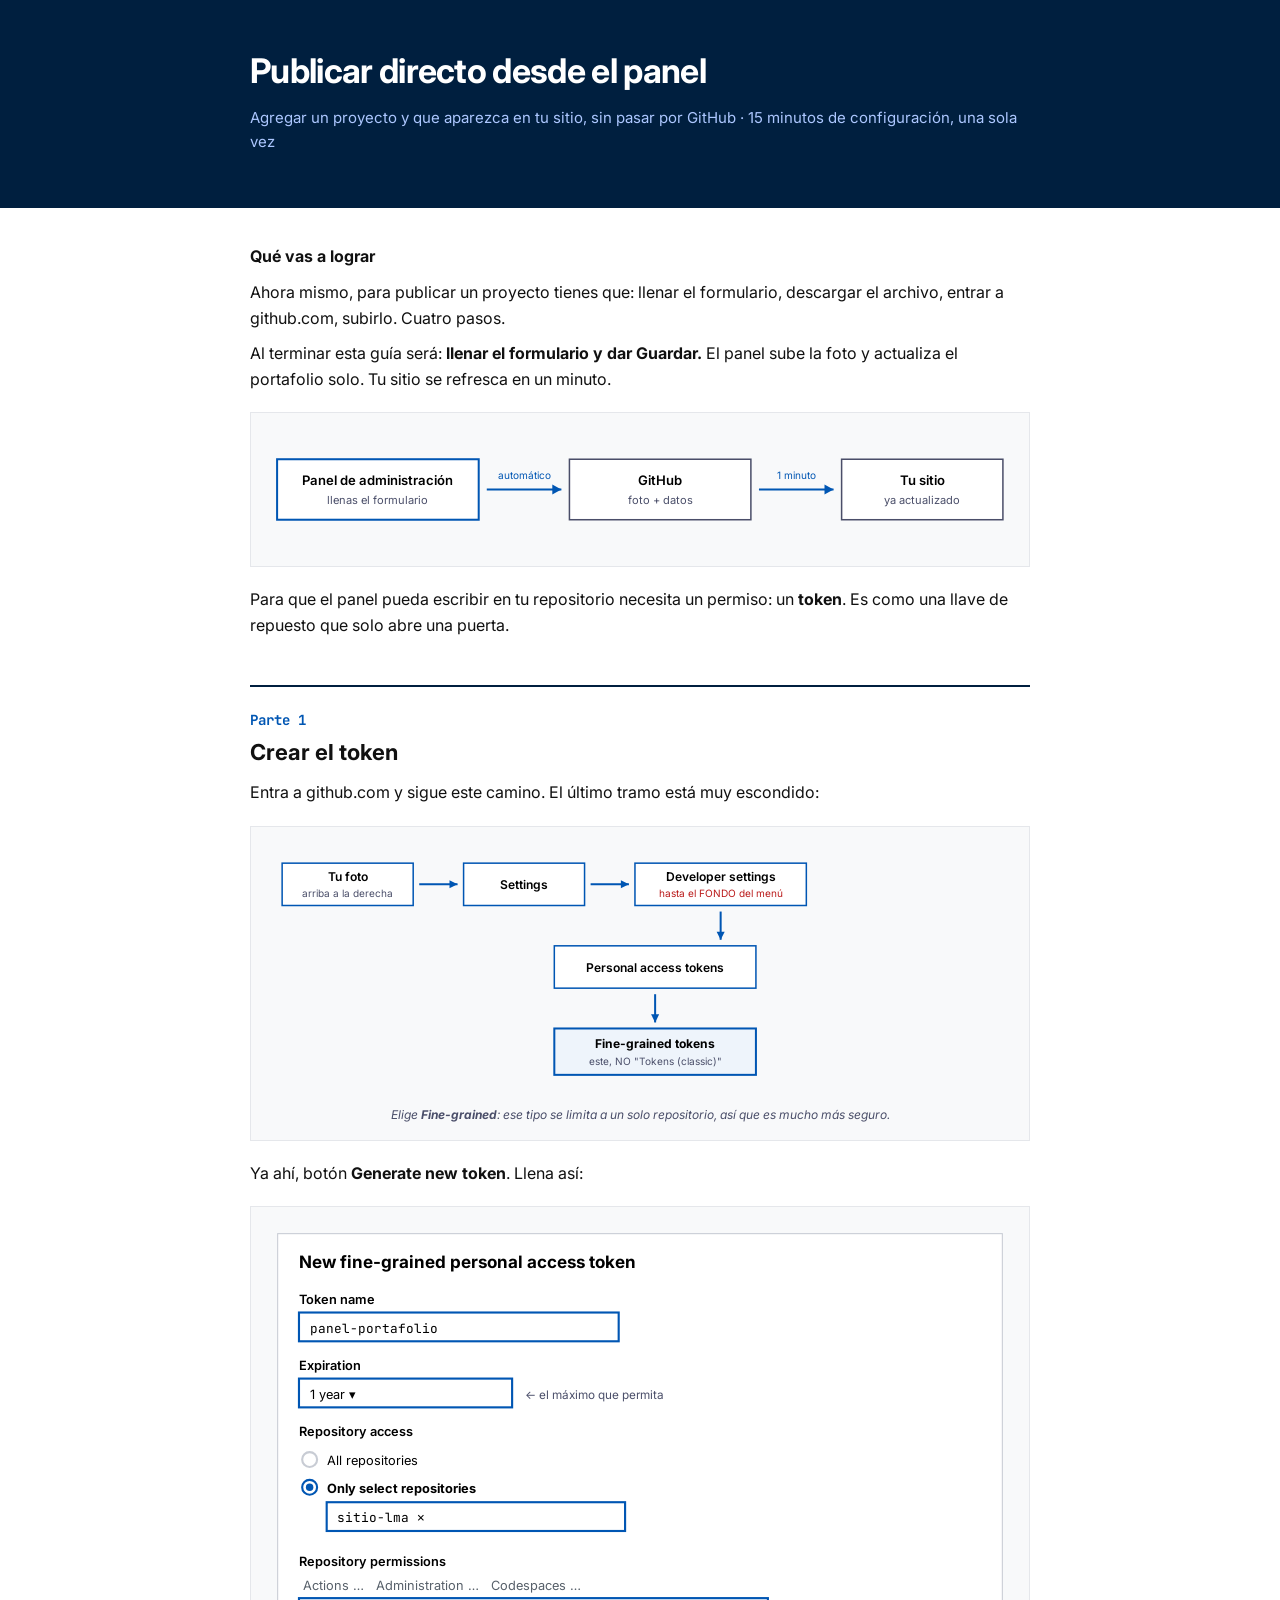
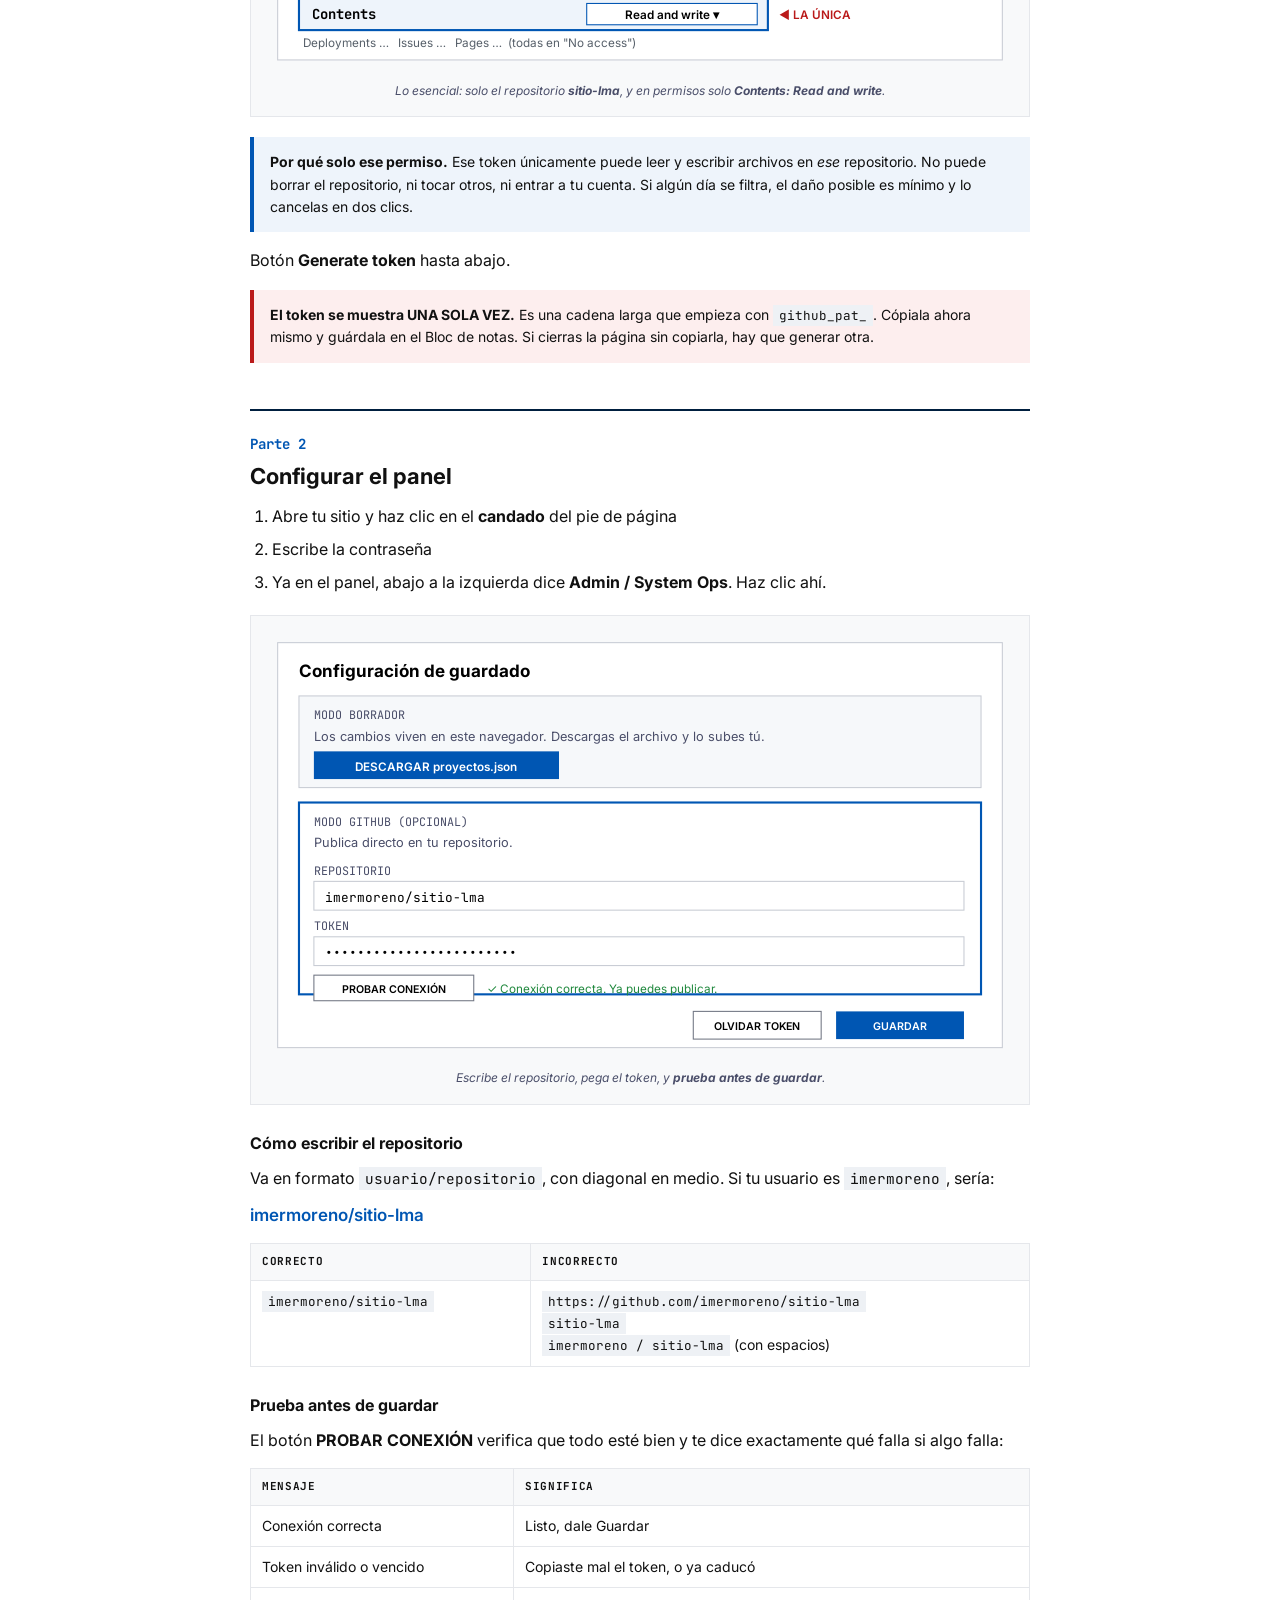
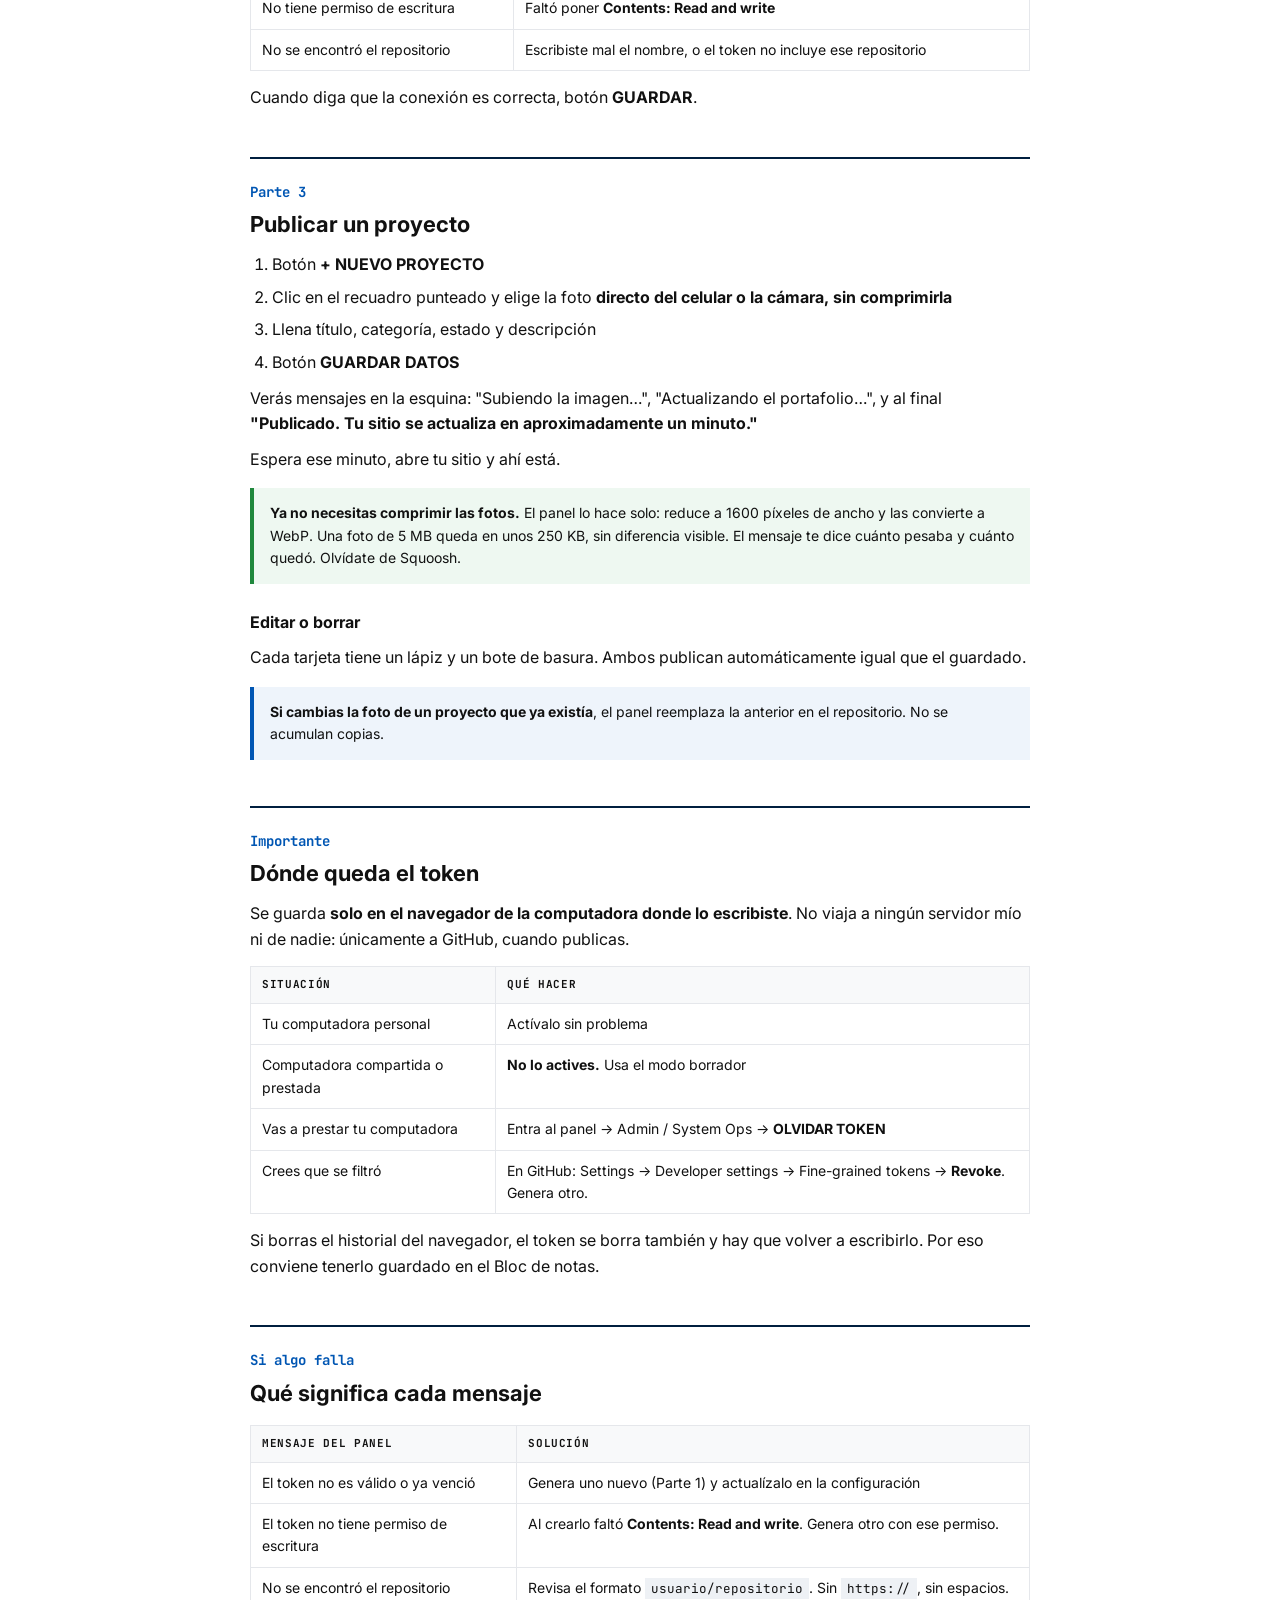
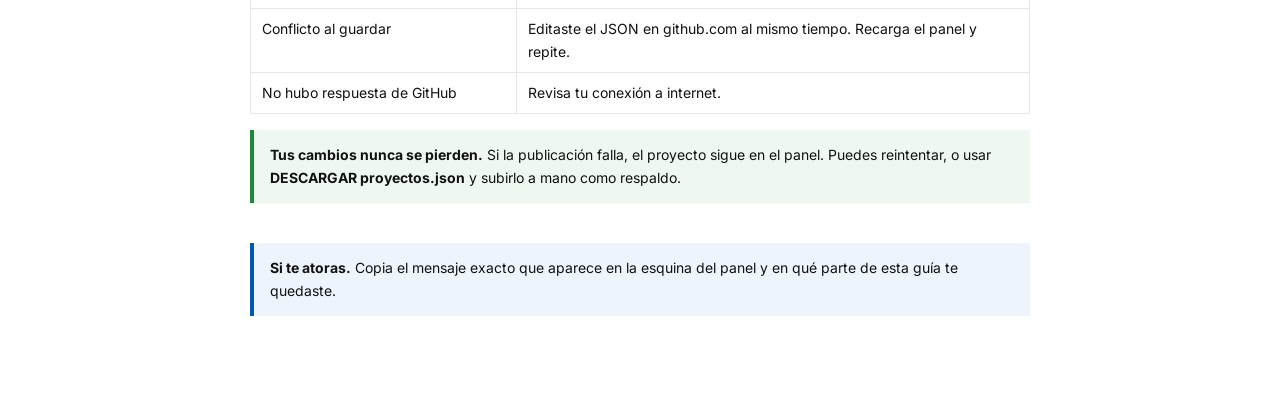
<file: PUBLICAR-DESDE-EL-PANEL.html>
<!DOCTYPE html>
<html lang="es">
<head>
<meta charset="utf-8"/>
<meta name="viewport" content="width=device-width, initial-scale=1.0"/>
<title>Publicar directo desde el panel</title>
<link href="https://fonts.googleapis.com/css2?family=Inter:wght@400;600;700&family=JetBrains+Mono:wght@400;500&display=swap" rel="stylesheet"/>
<style>
:root{--azul:#0056B3;--navy:#001F3F;--gris:#4A4E69;--linea:#E5E7EB;--fondo:#F8F9FA;--rojo:#BA1A1A;--verde:#1f883d}
*{box-sizing:border-box;margin:0;padding:0}
body{font-family:Inter,system-ui,sans-serif;color:#111;line-height:1.6;background:#fff;padding-bottom:80px}
.wrap{max-width:820px;margin:0 auto;padding:0 20px}
header{background:var(--navy);color:#fff;padding:44px 0;margin-bottom:36px}
header h1{font-size:clamp(24px,5vw,34px);font-weight:700;letter-spacing:-.02em}
header p{color:#acc7ff;margin-top:8px;font-size:15px}
h2{font-size:22px;margin:46px 0 4px;padding-top:22px;border-top:2px solid var(--navy)}
h2 .num{font-family:'JetBrains Mono',monospace;color:var(--azul);font-size:14px;display:block;margin-bottom:4px}
h3{font-size:16px;margin:26px 0 8px}
p{margin:10px 0}
.fig{margin:20px 0;border:1px solid var(--linea);background:var(--fondo);padding:16px;overflow-x:auto}
.fig svg{display:block;max-width:100%;height:auto;margin:0 auto}
.pie{font-size:12px;color:var(--gris);text-align:center;margin-top:10px;font-style:italic}
code{font-family:'JetBrains Mono',monospace;background:#eef1f5;padding:2px 6px;font-size:.9em}
.nota{border-left:4px solid var(--azul);background:#eef4fb;padding:14px 16px;margin:16px 0;font-size:14px}
.alerta{border-left:4px solid var(--rojo);background:#fdeeee;padding:14px 16px;margin:16px 0;font-size:14px}
.ok{border-left:4px solid var(--verde);background:#eef8f1;padding:14px 16px;margin:16px 0;font-size:14px}
ol,ul{margin:10px 0 10px 22px}li{margin:7px 0}
table{width:100%;border-collapse:collapse;margin:14px 0;font-size:14px}
th,td{border:1px solid var(--linea);padding:9px 11px;text-align:left;vertical-align:top}
th{background:var(--fondo);font-family:'JetBrains Mono',monospace;font-size:11px;letter-spacing:.06em;text-transform:uppercase}
.svgtxt{font-family:Inter,sans-serif}
.big{font-size:17px;font-weight:600;color:var(--azul)}
</style>
</head>
<body>

<header><div class="wrap">
<h1>Publicar directo desde el panel</h1>
<p>Agregar un proyecto y que aparezca en tu sitio, sin pasar por GitHub · 15 minutos de configuración, una sola vez</p>
</div></header>

<div class="wrap">

<h3>Qué vas a lograr</h3>
<p>Ahora mismo, para publicar un proyecto tienes que: llenar el formulario,
descargar el archivo, entrar a github.com, subirlo. Cuatro pasos.</p>

<p>Al terminar esta guía será: <b>llenar el formulario y dar Guardar.</b>
El panel sube la foto y actualiza el portafolio solo. Tu sitio se refresca en
un minuto.</p>

<div class="fig">
<svg viewBox="0 0 740 120" xmlns="http://www.w3.org/2000/svg" class="svgtxt">
  <rect x="10" y="30" width="200" height="60" fill="#fff" stroke="#0056B3" stroke-width="2"/>
  <text x="110" y="56" text-anchor="middle" font-size="13" font-weight="600">Panel de administración</text>
  <text x="110" y="74" text-anchor="middle" font-size="11" fill="#4A4E69">llenas el formulario</text>
  <path d="M218 60 L292 60" stroke="#0056B3" stroke-width="2"/><path d="M292 60 l-9 -5 v10 z" fill="#0056B3"/>
  <text x="255" y="50" text-anchor="middle" font-size="10" fill="#0056B3">automático</text>
  <rect x="300" y="30" width="180" height="60" fill="#fff" stroke="#4A4E69" stroke-width="1.5"/>
  <text x="390" y="56" text-anchor="middle" font-size="13" font-weight="600">GitHub</text>
  <text x="390" y="74" text-anchor="middle" font-size="11" fill="#4A4E69">foto + datos</text>
  <path d="M488 60 L562 60" stroke="#0056B3" stroke-width="2"/><path d="M562 60 l-9 -5 v10 z" fill="#0056B3"/>
  <text x="525" y="50" text-anchor="middle" font-size="10" fill="#0056B3">1 minuto</text>
  <rect x="570" y="30" width="160" height="60" fill="#fff" stroke="#4A4E69" stroke-width="1.5"/>
  <text x="650" y="56" text-anchor="middle" font-size="13" font-weight="600">Tu sitio</text>
  <text x="650" y="74" text-anchor="middle" font-size="11" fill="#4A4E69">ya actualizado</text>
</svg>
</div>

<p>Para que el panel pueda escribir en tu repositorio necesita un permiso: un
<b>token</b>. Es como una llave de repuesto que solo abre una puerta.</p>

<!-- ═══════════ 1 ═══════════ -->
<h2><span class="num">Parte 1</span>Crear el token</h2>

<p>Entra a github.com y sigue este camino. El último tramo está muy escondido:</p>

<div class="fig">
<svg viewBox="0 0 740 250" xmlns="http://www.w3.org/2000/svg" class="svgtxt">
  <g font-size="12">
    <rect x="15" y="20" width="130" height="42" fill="#fff" stroke="#0056B3" stroke-width="1.5"/>
    <text x="80" y="38" text-anchor="middle" font-weight="600">Tu foto</text>
    <text x="80" y="54" text-anchor="middle" font-size="10" fill="#4A4E69">arriba a la derecha</text>
    <path d="M151 41 L189 41" stroke="#0056B3" stroke-width="2"/><path d="M189 41 l-8 -4 v8 z" fill="#0056B3"/>

    <rect x="195" y="20" width="120" height="42" fill="#fff" stroke="#0056B3" stroke-width="1.5"/>
    <text x="255" y="46" text-anchor="middle" font-weight="600">Settings</text>
    <path d="M321 41 L359 41" stroke="#0056B3" stroke-width="2"/><path d="M359 41 l-8 -4 v8 z" fill="#0056B3"/>

    <rect x="365" y="20" width="170" height="42" fill="#fff" stroke="#0056B3" stroke-width="1.5"/>
    <text x="450" y="38" text-anchor="middle" font-weight="600">Developer settings</text>
    <text x="450" y="54" text-anchor="middle" font-size="10" fill="#BA1A1A">hasta el FONDO del menú</text>

    <path d="M450 68 L450 96" stroke="#0056B3" stroke-width="2"/><path d="M450 96 l-4 -8 h8 z" fill="#0056B3"/>
    <rect x="285" y="102" width="200" height="42" fill="#fff" stroke="#0056B3" stroke-width="1.5"/>
    <text x="385" y="128" text-anchor="middle" font-weight="600">Personal access tokens</text>

    <path d="M385 150 L385 178" stroke="#0056B3" stroke-width="2"/><path d="M385 178 l-4 -8 h8 z" fill="#0056B3"/>
    <rect x="285" y="184" width="200" height="46" fill="#eef4fb" stroke="#0056B3" stroke-width="2"/>
    <text x="385" y="203" text-anchor="middle" font-weight="700">Fine-grained tokens</text>
    <text x="385" y="220" text-anchor="middle" font-size="10" fill="#4A4E69">este, NO "Tokens (classic)"</text>
  </g>
</svg>
<div class="pie">Elige <b>Fine-grained</b>: ese tipo se limita a un solo repositorio, así que es mucho más seguro.</div>
</div>

<p>Ya ahí, botón <b>Generate new token</b>. Llena así:</p>

<div class="fig">
<svg viewBox="0 0 700 420" xmlns="http://www.w3.org/2000/svg" class="svgtxt">
  <rect x="10" y="10" width="680" height="400" fill="#fff" stroke="#c8ccd4"/>
  <text x="30" y="42" font-size="16" font-weight="700">New fine-grained personal access token</text>

  <text x="30" y="76" font-size="12" font-weight="600">Token name</text>
  <rect x="30" y="84" width="300" height="27" fill="#fff" stroke="#0056B3" stroke-width="2"/>
  <text x="40" y="103" font-size="12" font-family="JetBrains Mono">panel-portafolio</text>

  <text x="30" y="138" font-size="12" font-weight="600">Expiration</text>
  <rect x="30" y="146" width="200" height="27" fill="#fff" stroke="#0056B3" stroke-width="2"/>
  <text x="40" y="165" font-size="12">1 year ▾</text>
  <text x="242" y="165" font-size="11" fill="#4A4E69">← el máximo que permita</text>

  <text x="30" y="200" font-size="12" font-weight="600">Repository access</text>
  <circle cx="40" cy="222" r="7" fill="#fff" stroke="#c8ccd4" stroke-width="2"/>
  <text x="56" y="227" font-size="12">All repositories</text>
  <circle cx="40" cy="248" r="7" fill="#fff" stroke="#0056B3" stroke-width="2"/>
  <circle cx="40" cy="248" r="3.5" fill="#0056B3"/>
  <text x="56" y="253" font-size="12" font-weight="700">Only select repositories</text>
  <rect x="56" y="262" width="280" height="27" fill="#fff" stroke="#0056B3" stroke-width="2"/>
  <text x="66" y="281" font-size="12" font-family="JetBrains Mono">sitio-lma ✕</text>

  <text x="30" y="322" font-size="12" font-weight="600">Repository permissions</text>
  <text x="34" y="344" font-size="12" fill="#57606a">Actions … &nbsp; Administration … &nbsp; Codespaces …</text>
  <rect x="30" y="352" width="440" height="30" fill="#eef4fb" stroke="#0056B3" stroke-width="2"/>
  <text x="42" y="372" font-size="13" font-weight="700" font-family="JetBrains Mono">Contents</text>
  <rect x="300" y="357" width="160" height="20" fill="#fff" stroke="#0056B3"/>
  <text x="380" y="372" text-anchor="middle" font-size="11" font-weight="600">Read and write ▾</text>
  <text x="480" y="372" font-size="11" fill="#BA1A1A" font-weight="600">◀ LA ÚNICA</text>
  <text x="34" y="398" font-size="11" fill="#57606a">Deployments … &nbsp; Issues … &nbsp; Pages …&nbsp; (todas en "No access")</text>
</svg>
<div class="pie">Lo esencial: solo el repositorio <b>sitio-lma</b>, y en permisos solo <b>Contents: Read and write</b>.</div>
</div>

<div class="nota">
<b>Por qué solo ese permiso.</b> Ese token únicamente puede leer y escribir
archivos en <i>ese</i> repositorio. No puede borrar el repositorio, ni tocar
otros, ni entrar a tu cuenta. Si algún día se filtra, el daño posible es
mínimo y lo cancelas en dos clics.
</div>

<p>Botón <b>Generate token</b> hasta abajo.</p>

<div class="alerta">
<b>El token se muestra UNA SOLA VEZ.</b> Es una cadena larga que empieza con
<code>github_pat_</code>. Cópiala ahora mismo y guárdala en el Bloc de notas.
Si cierras la página sin copiarla, hay que generar otra.
</div>

<!-- ═══════════ 2 ═══════════ -->
<h2><span class="num">Parte 2</span>Configurar el panel</h2>

<ol>
<li>Abre tu sitio y haz clic en el <b>candado</b> del pie de página</li>
<li>Escribe la contraseña</li>
<li>Ya en el panel, abajo a la izquierda dice <b>Admin / System Ops</b>. Haz clic ahí.</li>
</ol>

<div class="fig">
<svg viewBox="0 0 700 400" xmlns="http://www.w3.org/2000/svg" class="svgtxt">
  <rect x="10" y="10" width="680" height="380" fill="#fff" stroke="#c8ccd4"/>
  <text x="30" y="42" font-size="16" font-weight="700">Configuración de guardado</text>

  <rect x="30" y="60" width="640" height="86" fill="#f6f8fa" stroke="#c8ccd4"/>
  <text x="44" y="82" font-size="11" font-family="JetBrains Mono" fill="#4A4E69">MODO BORRADOR</text>
  <text x="44" y="102" font-size="12" fill="#4A4E69">Los cambios viven en este navegador. Descargas el archivo y lo subes tú.</text>
  <rect x="44" y="112" width="230" height="26" fill="#0056B3"/>
  <text x="159" y="130" text-anchor="middle" font-size="11" fill="#fff" font-weight="600">DESCARGAR proyectos.json</text>

  <rect x="30" y="160" width="640" height="180" fill="#fff" stroke="#0056B3" stroke-width="2"/>
  <text x="44" y="182" font-size="11" font-family="JetBrains Mono" fill="#4A4E69">MODO GITHUB (OPCIONAL)</text>
  <text x="44" y="202" font-size="12" fill="#4A4E69">Publica directo en tu repositorio.</text>

  <text x="44" y="228" font-size="11" font-family="JetBrains Mono" fill="#4A4E69">REPOSITORIO</text>
  <rect x="44" y="234" width="610" height="27" fill="#fff" stroke="#c8ccd4"/>
  <text x="54" y="253" font-size="12" font-family="JetBrains Mono">imermoreno/sitio-lma</text>

  <text x="44" y="280" font-size="11" font-family="JetBrains Mono" fill="#4A4E69">TOKEN</text>
  <rect x="44" y="286" width="610" height="27" fill="#fff" stroke="#c8ccd4"/>
  <text x="54" y="305" font-size="12" font-family="JetBrains Mono">••••••••••••••••••••••••</text>

  <rect x="44" y="322" width="150" height="24" fill="#fff" stroke="#727784"/>
  <text x="119" y="339" text-anchor="middle" font-size="10" font-weight="600">PROBAR CONEXIÓN</text>
  <text x="206" y="339" font-size="11" fill="#1f883d">✓ Conexión correcta. Ya puedes publicar.</text>

  <rect x="400" y="356" width="120" height="26" fill="#fff" stroke="#727784"/>
  <text x="460" y="373" text-anchor="middle" font-size="10" font-weight="600">OLVIDAR TOKEN</text>
  <rect x="534" y="356" width="120" height="26" fill="#0056B3"/>
  <text x="594" y="373" text-anchor="middle" font-size="10" fill="#fff" font-weight="600">GUARDAR</text>
</svg>
<div class="pie">Escribe el repositorio, pega el token, y <b>prueba antes de guardar</b>.</div>
</div>

<h3>Cómo escribir el repositorio</h3>
<p>Va en formato <code>usuario/repositorio</code>, con diagonal en medio.
Si tu usuario es <code>imermoreno</code>, sería:</p>
<p class="big">imermoreno/sitio-lma</p>

<table>
<tr><th>Correcto</th><th>Incorrecto</th></tr>
<tr><td><code>imermoreno/sitio-lma</code></td>
    <td><code>https://github.com/imermoreno/sitio-lma</code><br>
        <code>sitio-lma</code><br>
        <code>imermoreno / sitio-lma</code> (con espacios)</td></tr>
</table>

<h3>Prueba antes de guardar</h3>
<p>El botón <b>PROBAR CONEXIÓN</b> verifica que todo esté bien y te dice
exactamente qué falla si algo falla:</p>

<table>
<tr><th>Mensaje</th><th>Significa</th></tr>
<tr><td>Conexión correcta</td><td>Listo, dale Guardar</td></tr>
<tr><td>Token inválido o vencido</td><td>Copiaste mal el token, o ya caducó</td></tr>
<tr><td>No tiene permiso de escritura</td><td>Faltó poner <b>Contents: Read and write</b></td></tr>
<tr><td>No se encontró el repositorio</td><td>Escribiste mal el nombre, o el token no incluye ese repositorio</td></tr>
</table>

<p>Cuando diga que la conexión es correcta, botón <b>GUARDAR</b>.</p>

<!-- ═══════════ 3 ═══════════ -->
<h2><span class="num">Parte 3</span>Publicar un proyecto</h2>

<ol>
<li>Botón <b>+ NUEVO PROYECTO</b></li>
<li>Clic en el recuadro punteado y elige la foto <b>directo del celular o la
cámara, sin comprimirla</b></li>
<li>Llena título, categoría, estado y descripción</li>
<li>Botón <b>GUARDAR DATOS</b></li>
</ol>

<p>Verás mensajes en la esquina: "Subiendo la imagen…", "Actualizando el
portafolio…", y al final <b>"Publicado. Tu sitio se actualiza en
aproximadamente un minuto."</b></p>

<p>Espera ese minuto, abre tu sitio y ahí está.</p>

<div class="ok">
<b>Ya no necesitas comprimir las fotos.</b> El panel lo hace solo: reduce a
1600 píxeles de ancho y las convierte a WebP. Una foto de 5 MB queda en unos
250 KB, sin diferencia visible. El mensaje te dice cuánto pesaba y cuánto
quedó. Olvídate de Squoosh.
</div>

<h3>Editar o borrar</h3>
<p>Cada tarjeta tiene un lápiz y un bote de basura. Ambos publican
automáticamente igual que el guardado.</p>

<div class="nota">
<b>Si cambias la foto de un proyecto que ya existía</b>, el panel reemplaza la
anterior en el repositorio. No se acumulan copias.
</div>

<!-- ═══════════ seguridad ═══════════ -->
<h2><span class="num">Importante</span>Dónde queda el token</h2>

<p>Se guarda <b>solo en el navegador de la computadora donde lo escribiste</b>.
No viaja a ningún servidor mío ni de nadie: únicamente a GitHub, cuando
publicas.</p>

<table>
<tr><th>Situación</th><th>Qué hacer</th></tr>
<tr><td>Tu computadora personal</td><td>Actívalo sin problema</td></tr>
<tr><td>Computadora compartida o prestada</td><td><b>No lo actives.</b> Usa el modo borrador</td></tr>
<tr><td>Vas a prestar tu computadora</td><td>Entra al panel → Admin / System Ops → <b>OLVIDAR TOKEN</b></td></tr>
<tr><td>Crees que se filtró</td><td>En GitHub: Settings → Developer settings → Fine-grained tokens → <b>Revoke</b>. Genera otro.</td></tr>
</table>

<p>Si borras el historial del navegador, el token se borra también y hay que
volver a escribirlo. Por eso conviene tenerlo guardado en el Bloc de notas.</p>

<!-- ═══════════ problemas ═══════════ -->
<h2><span class="num">Si algo falla</span>Qué significa cada mensaje</h2>

<table>
<tr><th>Mensaje del panel</th><th>Solución</th></tr>
<tr><td>El token no es válido o ya venció</td>
    <td>Genera uno nuevo (Parte 1) y actualízalo en la configuración</td></tr>
<tr><td>El token no tiene permiso de escritura</td>
    <td>Al crearlo faltó <b>Contents: Read and write</b>. Genera otro con ese permiso.</td></tr>
<tr><td>No se encontró el repositorio</td>
    <td>Revisa el formato <code>usuario/repositorio</code>. Sin <code>https://</code>, sin espacios.</td></tr>
<tr><td>Conflicto al guardar</td>
    <td>Editaste el JSON en github.com al mismo tiempo. Recarga el panel y repite.</td></tr>
<tr><td>No hubo respuesta de GitHub</td>
    <td>Revisa tu conexión a internet.</td></tr>
</table>

<div class="ok">
<b>Tus cambios nunca se pierden.</b> Si la publicación falla, el proyecto sigue
en el panel. Puedes reintentar, o usar <b>DESCARGAR proyectos.json</b> y
subirlo a mano como respaldo.
</div>

<div class="nota" style="margin-top:40px">
<b>Si te atoras.</b> Copia el mensaje exacto que aparece en la esquina del
panel y en qué parte de esta guía te quedaste.
</div>

</div>
</body>
</html>
</file>
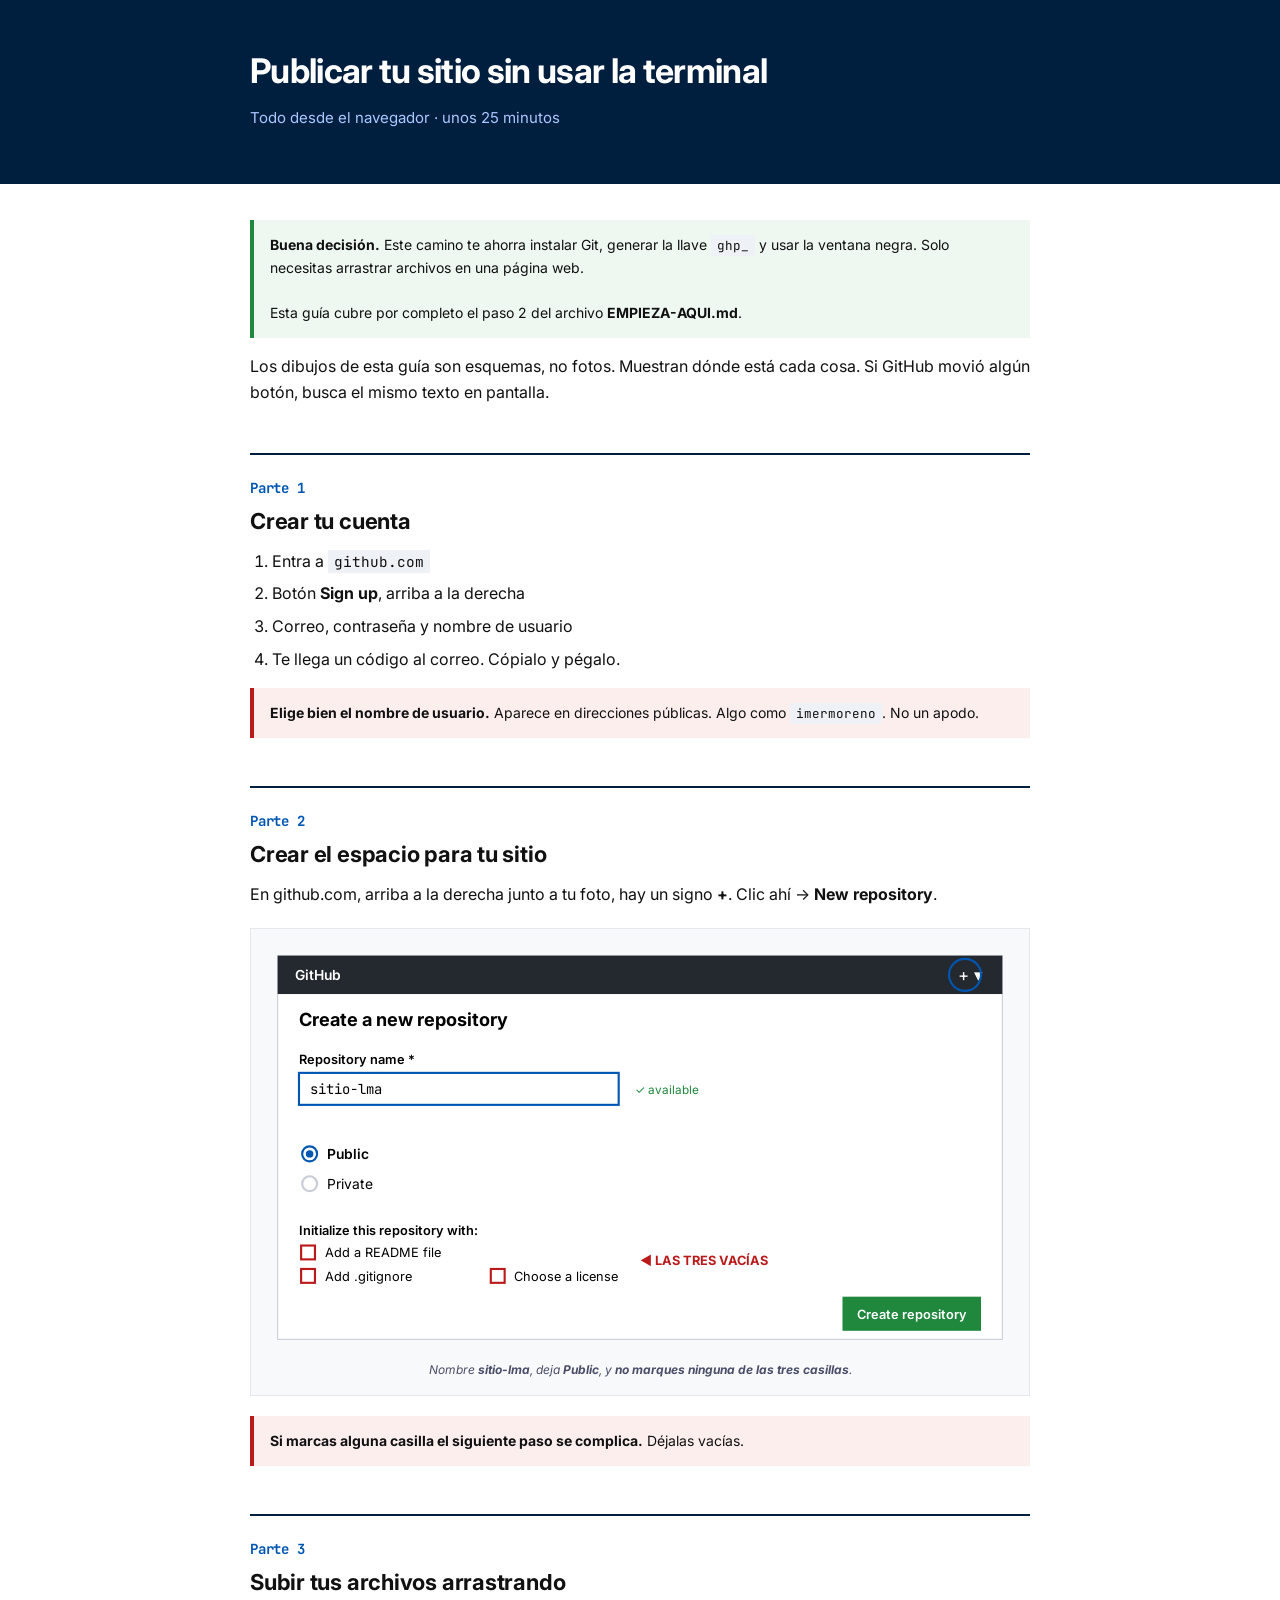
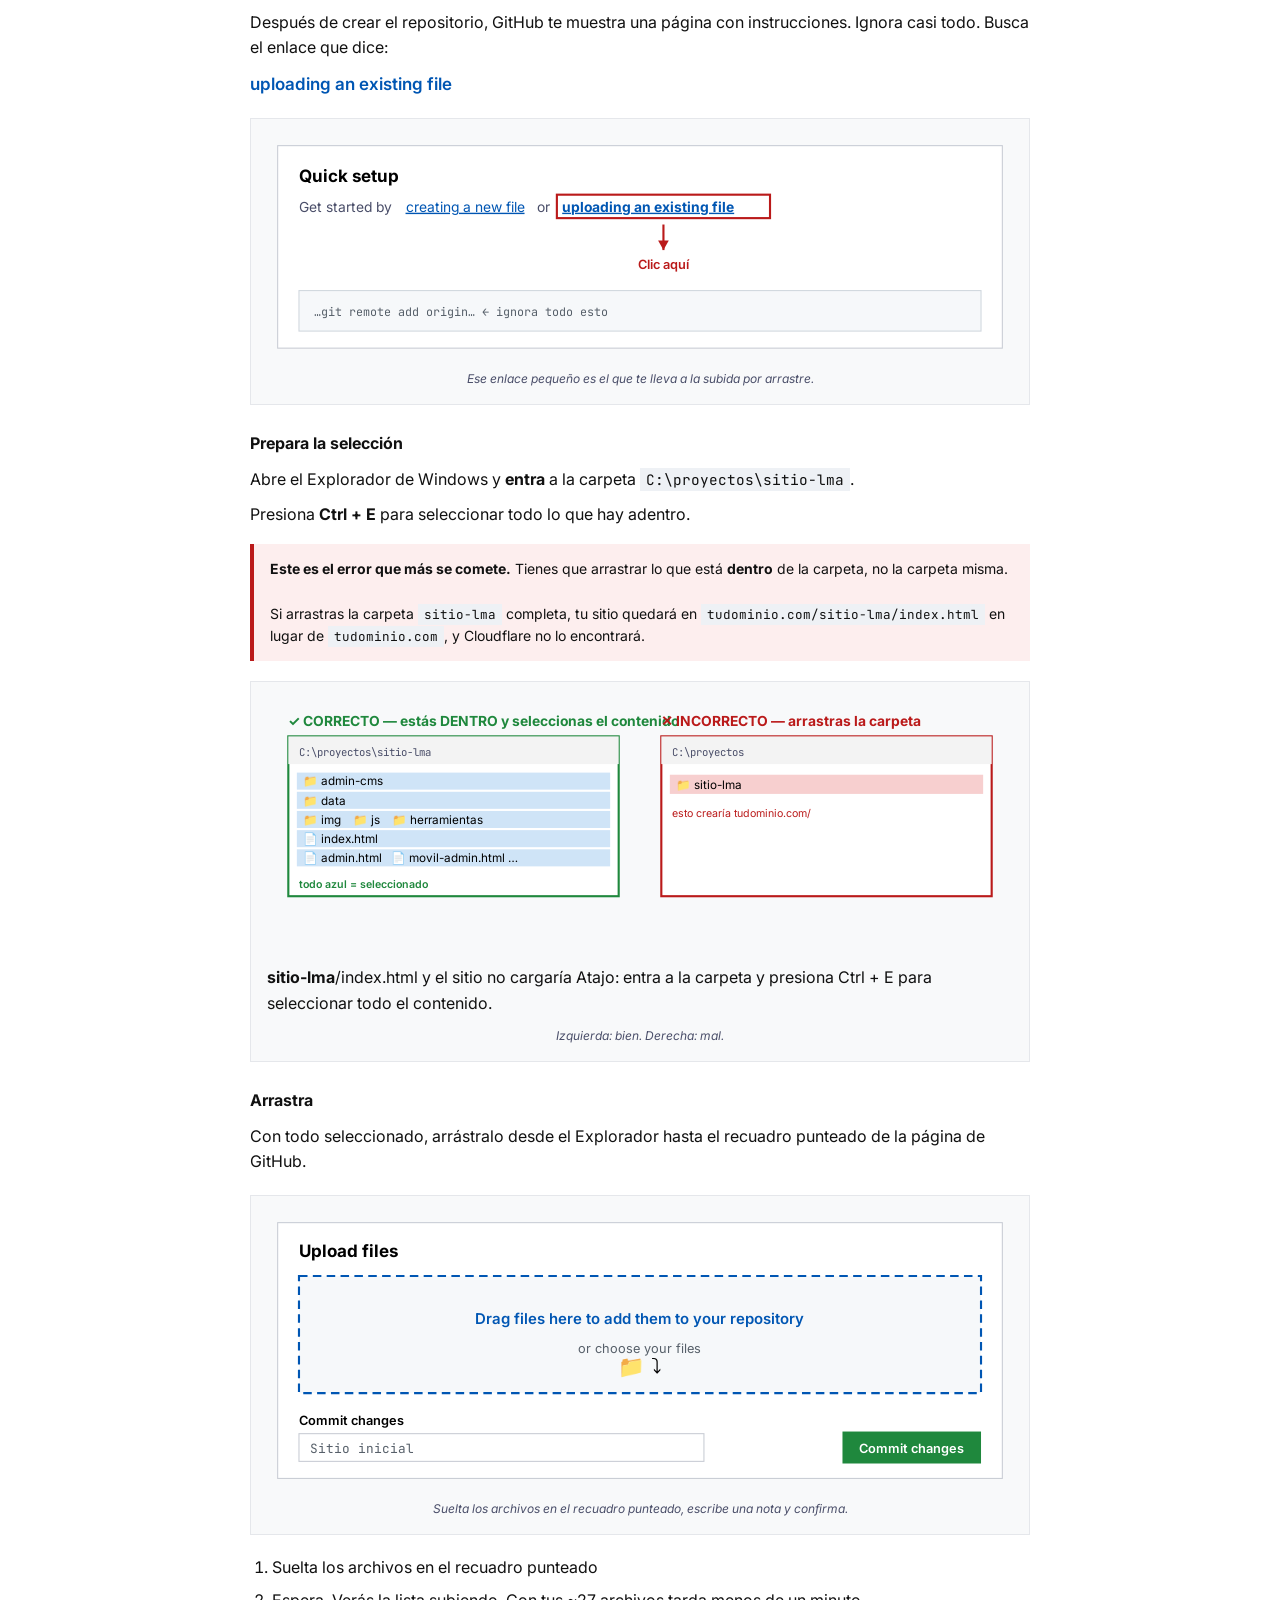
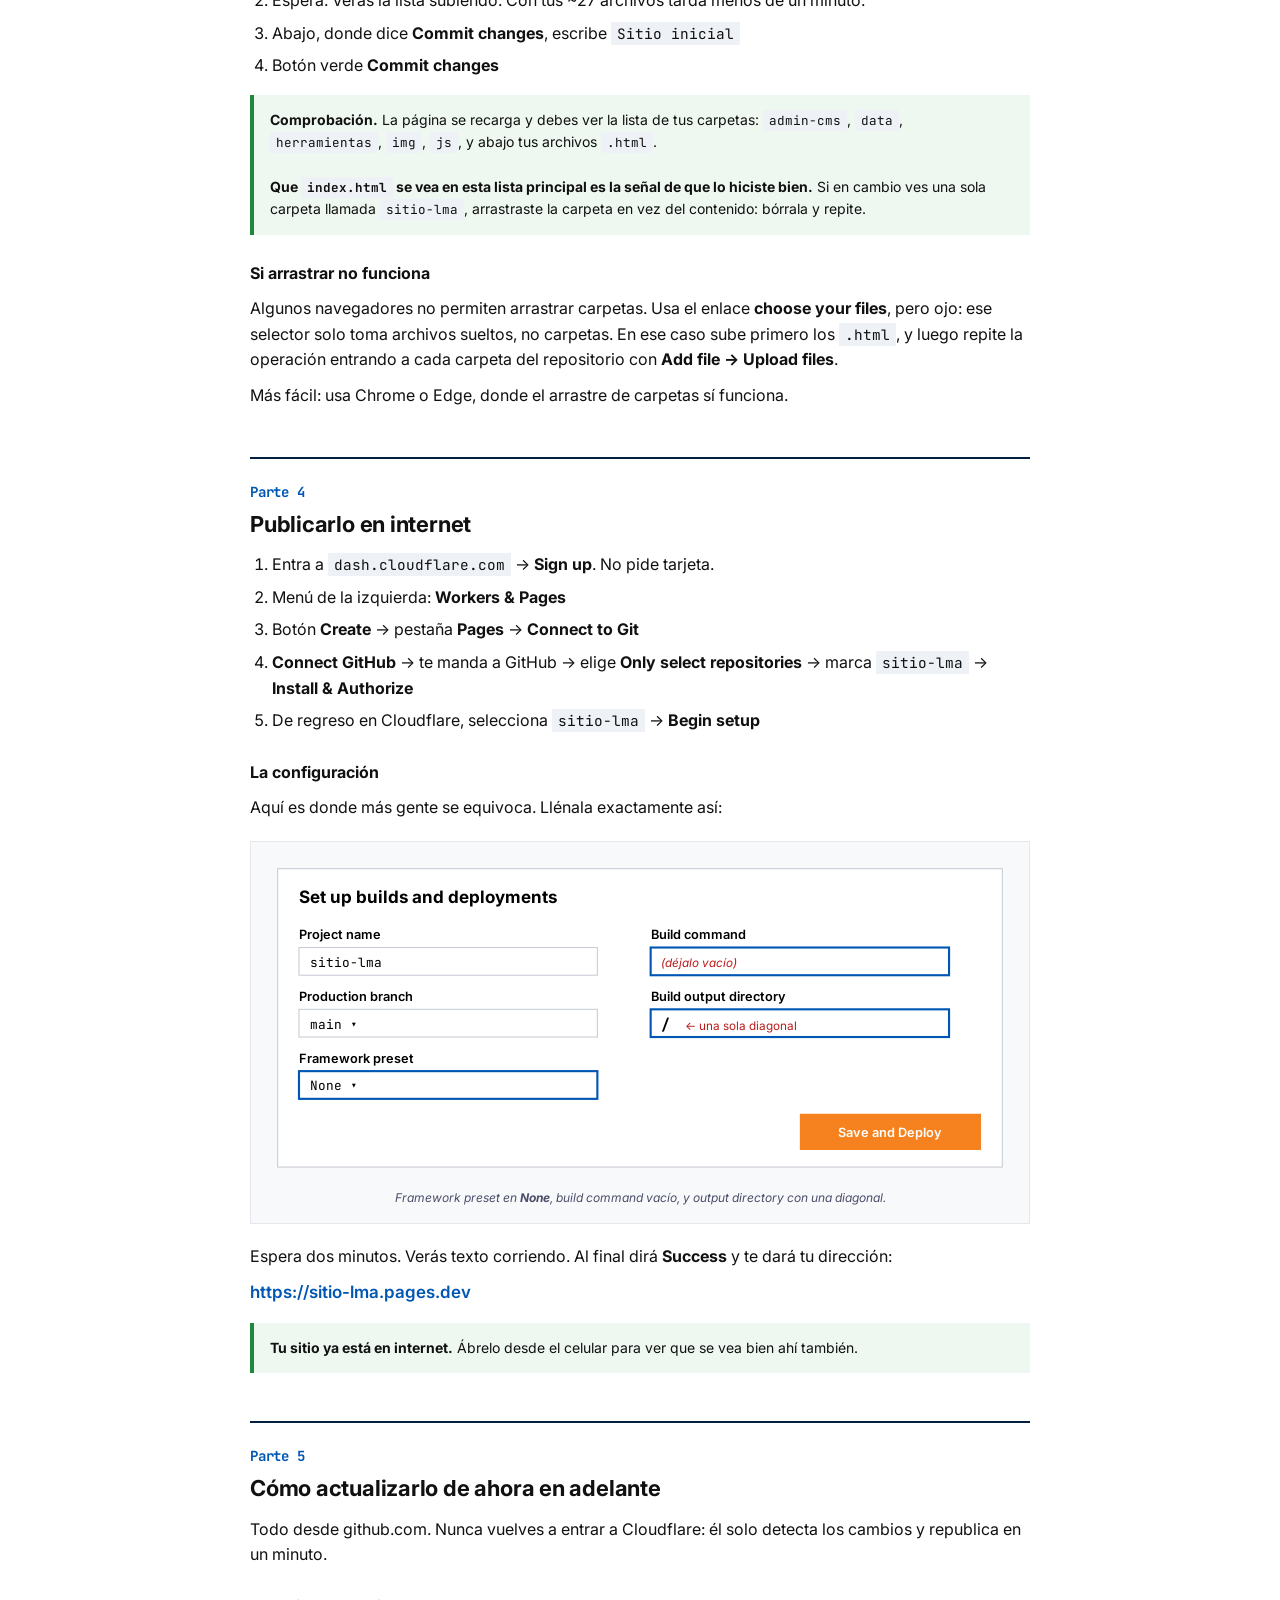
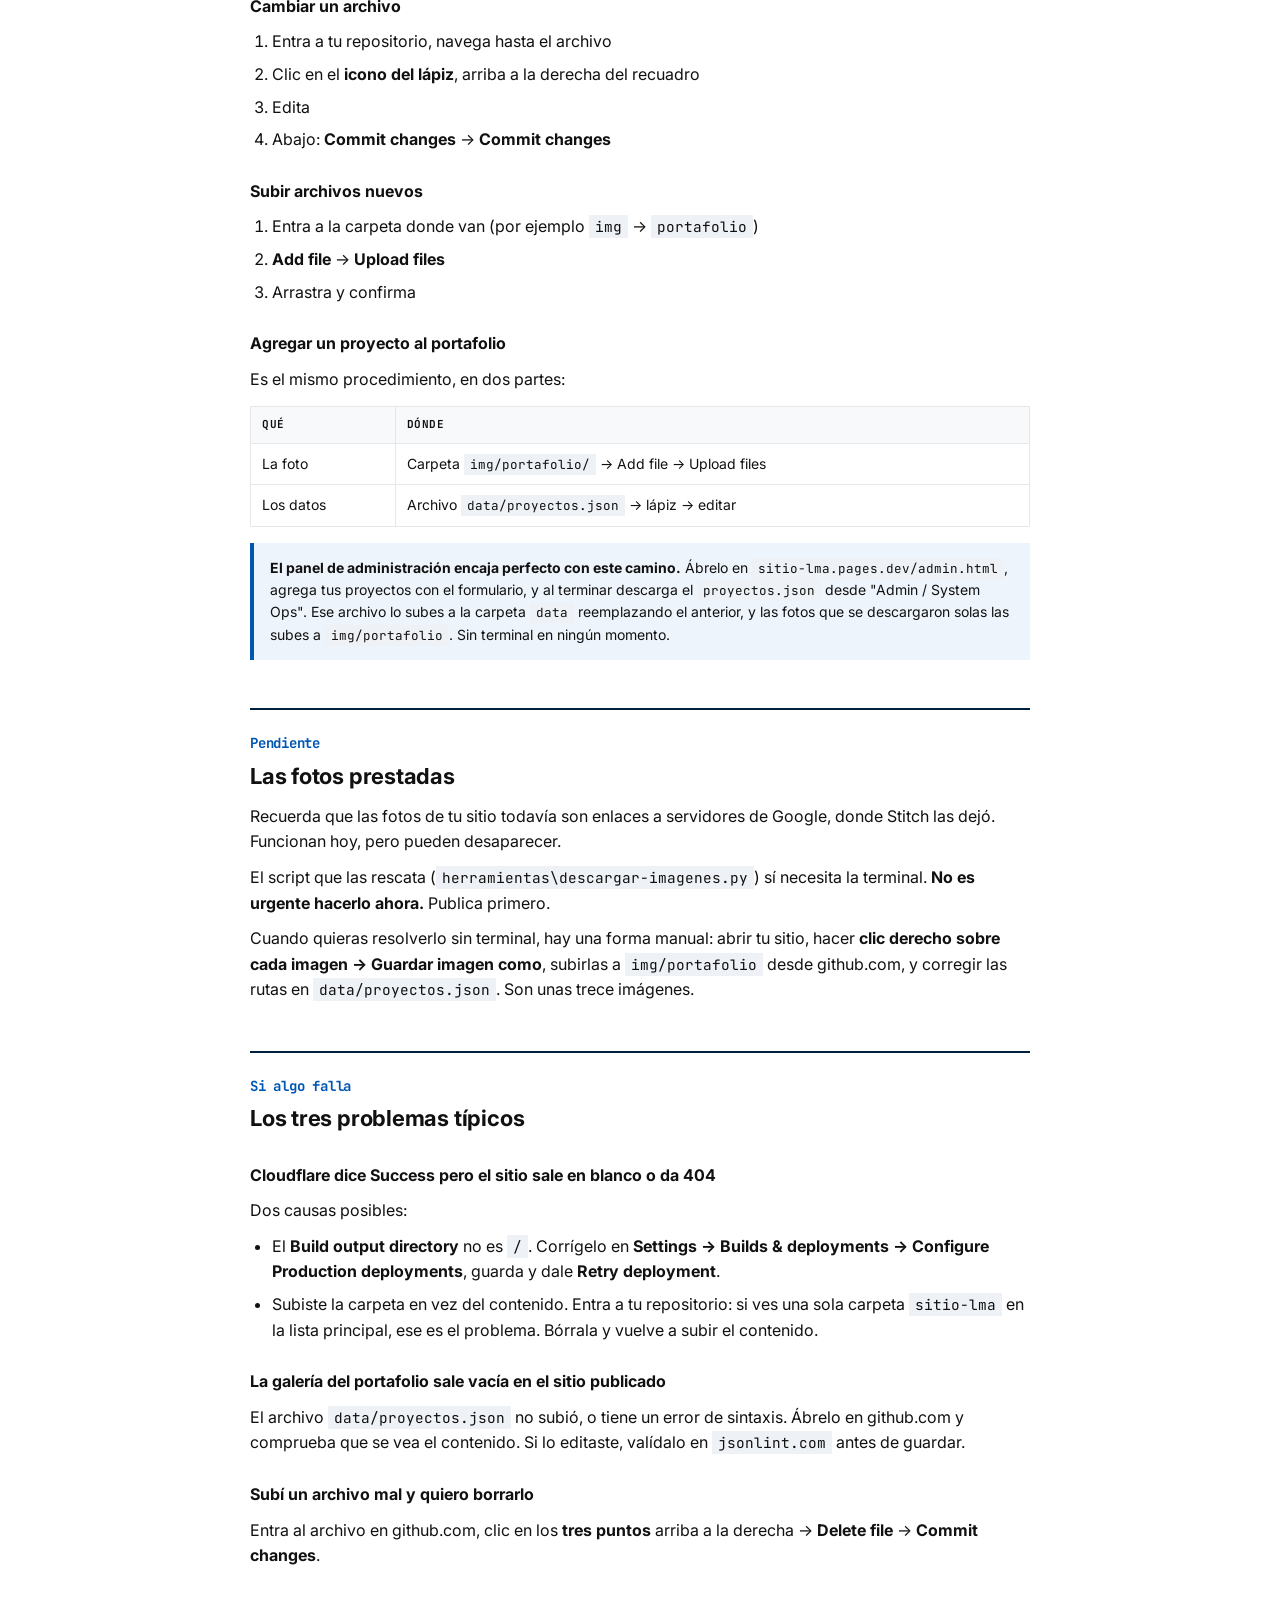
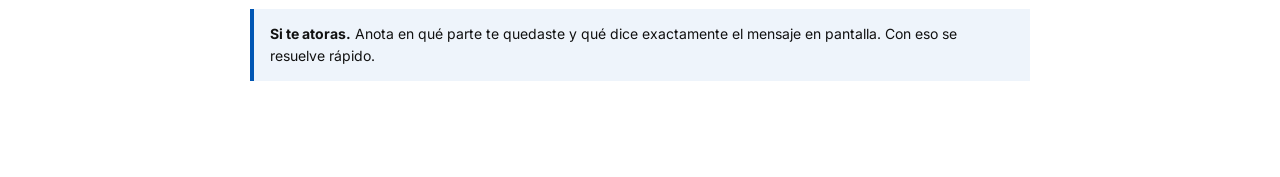
<file: PUBLICAR-DESDE-GITHUB.html>
<!DOCTYPE html>
<html lang="es">
<head>
<meta charset="utf-8"/>
<meta name="viewport" content="width=device-width, initial-scale=1.0"/>
<title>Publicar tu sitio sin usar la terminal</title>
<link href="https://fonts.googleapis.com/css2?family=Inter:wght@400;600;700&family=JetBrains+Mono:wght@400;500&display=swap" rel="stylesheet"/>
<style>
:root{--azul:#0056B3;--navy:#001F3F;--gris:#4A4E69;--linea:#E5E7EB;--fondo:#F8F9FA;--rojo:#BA1A1A;--verde:#1f883d}
*{box-sizing:border-box;margin:0;padding:0}
body{font-family:Inter,system-ui,sans-serif;color:#111;line-height:1.6;background:#fff;padding-bottom:80px}
.wrap{max-width:820px;margin:0 auto;padding:0 20px}
header{background:var(--navy);color:#fff;padding:44px 0;margin-bottom:36px}
header h1{font-size:clamp(24px,5vw,34px);font-weight:700;letter-spacing:-.02em}
header p{color:#acc7ff;margin-top:8px;font-size:15px}
h2{font-size:22px;margin:48px 0 4px;padding-top:22px;border-top:2px solid var(--navy);letter-spacing:-.01em}
h2 .num{font-family:'JetBrains Mono',monospace;color:var(--azul);font-size:14px;display:block;margin-bottom:4px}
h3{font-size:16px;margin:26px 0 8px}
p{margin:10px 0}
.fig{margin:20px 0;border:1px solid var(--linea);background:var(--fondo);padding:16px;overflow-x:auto}
.fig svg{display:block;max-width:100%;height:auto;margin:0 auto}
.pie{font-size:12px;color:var(--gris);text-align:center;margin-top:10px;font-style:italic}
code{font-family:'JetBrains Mono',monospace;background:#eef1f5;padding:2px 6px;font-size:.9em}
.nota{border-left:4px solid var(--azul);background:#eef4fb;padding:14px 16px;margin:16px 0;font-size:14px}
.alerta{border-left:4px solid var(--rojo);background:#fdeeee;padding:14px 16px;margin:16px 0;font-size:14px}
.ok{border-left:4px solid var(--verde);background:#eef8f1;padding:14px 16px;margin:16px 0;font-size:14px}
ol,ul{margin:10px 0 10px 22px}li{margin:7px 0}
table{width:100%;border-collapse:collapse;margin:14px 0;font-size:14px}
th,td{border:1px solid var(--linea);padding:9px 11px;text-align:left;vertical-align:top}
th{background:var(--fondo);font-family:'JetBrains Mono',monospace;font-size:11px;letter-spacing:.06em;text-transform:uppercase}
.svgtxt{font-family:Inter,sans-serif}
.big{font-size:17px;font-weight:600;color:var(--azul)}
</style>
</head>
<body>

<header><div class="wrap">
<h1>Publicar tu sitio sin usar la terminal</h1>
<p>Todo desde el navegador · unos 25 minutos</p>
</div></header>

<div class="wrap">

<div class="ok">
<b>Buena decisión.</b> Este camino te ahorra instalar Git, generar la llave
<code>ghp_</code> y usar la ventana negra. Solo necesitas arrastrar archivos
en una página web.
<br><br>
Esta guía cubre por completo el paso 2 del archivo <b>EMPIEZA-AQUI.md</b>.
</div>

<p>Los dibujos de esta guía son esquemas, no fotos. Muestran dónde está cada
cosa. Si GitHub movió algún botón, busca el mismo texto en pantalla.</p>

<!-- ═══════════ 1 ═══════════ -->
<h2><span class="num">Parte 1</span>Crear tu cuenta</h2>

<ol>
<li>Entra a <code>github.com</code></li>
<li>Botón <b>Sign up</b>, arriba a la derecha</li>
<li>Correo, contraseña y nombre de usuario</li>
<li>Te llega un código al correo. Cópialo y pégalo.</li>
</ol>

<div class="alerta">
<b>Elige bien el nombre de usuario.</b> Aparece en direcciones públicas.
Algo como <code>imermoreno</code>. No un apodo.
</div>

<!-- ═══════════ 2 ═══════════ -->
<h2><span class="num">Parte 2</span>Crear el espacio para tu sitio</h2>

<p>En github.com, arriba a la derecha junto a tu foto, hay un signo <b>+</b>.
Clic ahí → <b>New repository</b>.</p>

<div class="fig">
<svg viewBox="0 0 700 380" xmlns="http://www.w3.org/2000/svg" class="svgtxt">
  <rect x="10" y="10" width="680" height="360" fill="#fff" stroke="#c8ccd4"/>
  <rect x="10" y="10" width="680" height="36" fill="#24292f"/>
  <text x="26" y="33" font-size="13" fill="#fff" font-weight="600">GitHub</text>
  <text x="648" y="34" font-size="16" fill="#fff">+ ▾</text>
  <circle cx="655" cy="28" r="15" fill="none" stroke="#0056B3" stroke-width="2"/>
  <text x="30" y="76" font-size="17" font-weight="700">Create a new repository</text>

  <text x="30" y="112" font-size="12" font-weight="600">Repository name *</text>
  <rect x="30" y="120" width="300" height="30" fill="#fff" stroke="#0056B3" stroke-width="2"/>
  <text x="40" y="140" font-size="13" font-family="JetBrains Mono">sitio-lma</text>
  <text x="345" y="140" font-size="11" fill="#1f883d">✓ available</text>

  <circle cx="40" cy="196" r="7" fill="#fff" stroke="#0056B3" stroke-width="2"/>
  <circle cx="40" cy="196" r="3.5" fill="#0056B3"/>
  <text x="56" y="201" font-size="13" font-weight="600">Public</text>
  <circle cx="40" cy="224" r="7" fill="#fff" stroke="#c8ccd4" stroke-width="2"/>
  <text x="56" y="229" font-size="13">Private</text>

  <text x="30" y="272" font-size="12" font-weight="600">Initialize this repository with:</text>
  <rect x="32" y="282" width="13" height="13" fill="#fff" stroke="#BA1A1A" stroke-width="2"/>
  <text x="54" y="293" font-size="12">Add a README file</text>
  <rect x="32" y="304" width="13" height="13" fill="#fff" stroke="#BA1A1A" stroke-width="2"/>
  <text x="54" y="315" font-size="12">Add .gitignore</text>
  <rect x="210" y="304" width="13" height="13" fill="#fff" stroke="#BA1A1A" stroke-width="2"/>
  <text x="232" y="315" font-size="12">Choose a license</text>
  <text x="350" y="300" font-size="12" fill="#BA1A1A" font-weight="700">◀ LAS TRES VACÍAS</text>

  <rect x="540" y="330" width="130" height="32" fill="#1f883d"/>
  <text x="605" y="351" text-anchor="middle" font-size="12" fill="#fff" font-weight="600">Create repository</text>
</svg>
<div class="pie">Nombre <b>sitio-lma</b>, deja <b>Public</b>, y <b>no marques ninguna de las tres casillas</b>.</div>
</div>

<div class="alerta">
<b>Si marcas alguna casilla el siguiente paso se complica.</b> Déjalas vacías.
</div>

<!-- ═══════════ 3 ═══════════ -->
<h2><span class="num">Parte 3</span>Subir tus archivos arrastrando</h2>

<p>Después de crear el repositorio, GitHub te muestra una página con
instrucciones. Ignora casi todo. Busca el enlace que dice:</p>

<p class="big">uploading an existing file</p>

<div class="fig">
<svg viewBox="0 0 700 210" xmlns="http://www.w3.org/2000/svg" class="svgtxt">
  <rect x="10" y="10" width="680" height="190" fill="#fff" stroke="#c8ccd4"/>
  <text x="30" y="44" font-size="16" font-weight="700">Quick setup</text>
  <text x="30" y="72" font-size="13" fill="#4A4E69">Get started by</text>
  <text x="130" y="72" font-size="13" fill="#0056B3" text-decoration="underline">creating a new file</text>
  <text x="253" y="72" font-size="13" fill="#4A4E69">or</text>
  <text x="277" y="72" font-size="13" fill="#0056B3" font-weight="700" text-decoration="underline">uploading an existing file</text>
  <rect x="272" y="56" width="200" height="22" fill="none" stroke="#BA1A1A" stroke-width="2"/>
  <path d="M372 84 L372 108" stroke="#BA1A1A" stroke-width="2"/>
  <path d="M372 108 l-5 -9 h10 z" fill="#BA1A1A"/>
  <text x="372" y="126" text-anchor="middle" font-size="12" fill="#BA1A1A" font-weight="600">Clic aquí</text>
  <rect x="30" y="146" width="640" height="38" fill="#f6f8fa" stroke="#d0d7de"/>
  <text x="44" y="170" font-size="11" font-family="JetBrains Mono" fill="#57606a">…git remote add origin… ← ignora todo esto</text>
</svg>
<div class="pie">Ese enlace pequeño es el que te lleva a la subida por arrastre.</div>
</div>

<h3>Prepara la selección</h3>

<p>Abre el Explorador de Windows y <b>entra</b> a la carpeta
<code>C:\proyectos\sitio-lma</code>.</p>

<p>Presiona <b>Ctrl + E</b> para seleccionar todo lo que hay adentro.</p>

<div class="alerta">
<b>Este es el error que más se comete.</b> Tienes que arrastrar lo que está
<b>dentro</b> de la carpeta, no la carpeta misma.
<br><br>
Si arrastras la carpeta <code>sitio-lma</code> completa, tu sitio quedará en
<code>tudominio.com/sitio-lma/index.html</code> en lugar de
<code>tudominio.com</code>, y Cloudflare no lo encontrará.
</div>

<div class="fig">
<svg viewBox="0 0 700 250" xmlns="http://www.w3.org/2000/svg" class="svgtxt">
  <text x="20" y="26" font-size="13" font-weight="700" fill="#1f883d">✓ CORRECTO — estás DENTRO y seleccionas el contenido</text>
  <rect x="20" y="36" width="310" height="150" fill="#fff" stroke="#1f883d" stroke-width="2"/>
  <rect x="20" y="36" width="310" height="26" fill="#F3F3F3"/>
  <text x="30" y="54" font-size="10" font-family="JetBrains Mono" fill="#4A4E69">C:\proyectos\sitio-lma</text>
  <g font-size="11">
    <rect x="28" y="70" width="294" height="16" fill="#cfe4f7"/><text x="34" y="82">📁 admin-cms</text>
    <rect x="28" y="88" width="294" height="16" fill="#cfe4f7"/><text x="34" y="100">📁 data</text>
    <rect x="28" y="106" width="294" height="16" fill="#cfe4f7"/><text x="34" y="118">📁 img &nbsp;&nbsp; 📁 js &nbsp;&nbsp; 📁 herramientas</text>
    <rect x="28" y="124" width="294" height="16" fill="#cfe4f7"/><text x="34" y="136">📄 index.html</text>
    <rect x="28" y="142" width="294" height="16" fill="#cfe4f7"/><text x="34" y="154">📄 admin.html &nbsp; 📄 movil-admin.html …</text>
  </g>
  <text x="30" y="178" font-size="10" fill="#1f883d" font-weight="600">todo azul = seleccionado</text>

  <text x="370" y="26" font-size="13" font-weight="700" fill="#BA1A1A">✕ INCORRECTO — arrastras la carpeta</text>
  <rect x="370" y="36" width="310" height="150" fill="#fff" stroke="#BA1A1A" stroke-width="2"/>
  <rect x="370" y="36" width="310" height="26" fill="#F3F3F3"/>
  <text x="380" y="54" font-size="10" font-family="JetBrains Mono" fill="#4A4E69">C:\proyectos</text>
  <rect x="378" y="72" width="294" height="18" fill="#f7cfcf"/>
  <text x="384" y="85" font-size="11">📁 sitio-lma</text>
  <text x="380" y="112" font-size="10" fill="#BA1A1A">esto crearía tudominio.com/<b>sitio-lma</b>/index.html</text>
  <text x="380" y="130" font-size="10" fill="#BA1A1A">y el sitio no cargaría</text>

  <text x="20" y="216" font-size="12" font-weight="600">Atajo: entra a la carpeta y presiona Ctrl + E para seleccionar todo el contenido.</text>
</svg>
<div class="pie">Izquierda: bien. Derecha: mal.</div>
</div>

<h3>Arrastra</h3>

<p>Con todo seleccionado, arrástralo desde el Explorador hasta el recuadro
punteado de la página de GitHub.</p>

<div class="fig">
<svg viewBox="0 0 700 260" xmlns="http://www.w3.org/2000/svg" class="svgtxt">
  <rect x="10" y="10" width="680" height="240" fill="#fff" stroke="#c8ccd4"/>
  <text x="30" y="42" font-size="16" font-weight="700">Upload files</text>
  <rect x="30" y="60" width="640" height="110" fill="#f6f8fa" stroke="#0056B3" stroke-width="2" stroke-dasharray="8 5"/>
  <text x="350" y="105" text-anchor="middle" font-size="14" font-weight="600" fill="#0056B3">Drag files here to add them to your repository</text>
  <text x="350" y="132" text-anchor="middle" font-size="12" fill="#57606a">or choose your files</text>
  <text x="350" y="152" text-anchor="middle" font-size="20">📁 ⤵</text>

  <text x="30" y="200" font-size="12" font-weight="600">Commit changes</text>
  <rect x="30" y="208" width="380" height="26" fill="#fff" stroke="#c8ccd4"/>
  <text x="40" y="226" font-size="12" font-family="JetBrains Mono" fill="#57606a">Sitio inicial</text>
  <rect x="540" y="206" width="130" height="30" fill="#1f883d"/>
  <text x="605" y="226" text-anchor="middle" font-size="12" fill="#fff" font-weight="600">Commit changes</text>
</svg>
<div class="pie">Suelta los archivos en el recuadro punteado, escribe una nota y confirma.</div>
</div>

<ol>
<li>Suelta los archivos en el recuadro punteado</li>
<li>Espera. Verás la lista subiendo. Con tus ~27 archivos tarda menos de un minuto.</li>
<li>Abajo, donde dice <b>Commit changes</b>, escribe <code>Sitio inicial</code></li>
<li>Botón verde <b>Commit changes</b></li>
</ol>

<div class="ok">
<b>Comprobación.</b> La página se recarga y debes ver la lista de tus carpetas:
<code>admin-cms</code>, <code>data</code>, <code>herramientas</code>,
<code>img</code>, <code>js</code>, y abajo tus archivos <code>.html</code>.
<br><br>
<b>Que <code>index.html</code> se vea en esta lista principal es la señal de que
lo hiciste bien.</b> Si en cambio ves una sola carpeta llamada
<code>sitio-lma</code>, arrastraste la carpeta en vez del contenido: bórrala y
repite.
</div>

<h3>Si arrastrar no funciona</h3>
<p>Algunos navegadores no permiten arrastrar carpetas. Usa el enlace
<b>choose your files</b>, pero ojo: ese selector solo toma archivos sueltos,
no carpetas. En ese caso sube primero los <code>.html</code>, y luego repite
la operación entrando a cada carpeta del repositorio con
<b>Add file → Upload files</b>.</p>

<p>Más fácil: usa Chrome o Edge, donde el arrastre de carpetas sí funciona.</p>

<!-- ═══════════ 4 ═══════════ -->
<h2><span class="num">Parte 4</span>Publicarlo en internet</h2>

<ol>
<li>Entra a <code>dash.cloudflare.com</code> → <b>Sign up</b>. No pide tarjeta.</li>
<li>Menú de la izquierda: <b>Workers &amp; Pages</b></li>
<li>Botón <b>Create</b> → pestaña <b>Pages</b> → <b>Connect to Git</b></li>
<li><b>Connect GitHub</b> → te manda a GitHub → elige
<b>Only select repositories</b> → marca <code>sitio-lma</code> →
<b>Install &amp; Authorize</b></li>
<li>De regreso en Cloudflare, selecciona <code>sitio-lma</code> →
<b>Begin setup</b></li>
</ol>

<h3>La configuración</h3>
<p>Aquí es donde más gente se equivoca. Llénala exactamente así:</p>

<div class="fig">
<svg viewBox="0 0 700 300" xmlns="http://www.w3.org/2000/svg" class="svgtxt">
  <rect x="10" y="10" width="680" height="280" fill="#fff" stroke="#c8ccd4"/>
  <text x="30" y="42" font-size="16" font-weight="700">Set up builds and deployments</text>

  <text x="30" y="76" font-size="12" font-weight="600">Project name</text>
  <rect x="30" y="84" width="280" height="26" fill="#fff" stroke="#c8ccd4"/>
  <text x="40" y="102" font-size="12" font-family="JetBrains Mono">sitio-lma</text>

  <text x="30" y="134" font-size="12" font-weight="600">Production branch</text>
  <rect x="30" y="142" width="280" height="26" fill="#fff" stroke="#c8ccd4"/>
  <text x="40" y="160" font-size="12" font-family="JetBrains Mono">main ▾</text>

  <text x="30" y="192" font-size="12" font-weight="600">Framework preset</text>
  <rect x="30" y="200" width="280" height="26" fill="#fff" stroke="#0056B3" stroke-width="2"/>
  <text x="40" y="218" font-size="12" font-family="JetBrains Mono">None ▾</text>

  <text x="360" y="76" font-size="12" font-weight="600">Build command</text>
  <rect x="360" y="84" width="280" height="26" fill="#fff" stroke="#0056B3" stroke-width="2"/>
  <text x="370" y="102" font-size="11" fill="#BA1A1A" font-style="italic">(déjalo vacío)</text>

  <text x="360" y="134" font-size="12" font-weight="600">Build output directory</text>
  <rect x="360" y="142" width="280" height="26" fill="#fff" stroke="#0056B3" stroke-width="2"/>
  <text x="370" y="161" font-size="14" font-family="JetBrains Mono" font-weight="700">/</text>
  <text x="392" y="161" font-size="11" fill="#BA1A1A">← una sola diagonal</text>

  <rect x="500" y="240" width="170" height="34" fill="#f6821f"/>
  <text x="585" y="262" text-anchor="middle" font-size="12" fill="#fff" font-weight="600">Save and Deploy</text>
</svg>
<div class="pie">Framework preset en <b>None</b>, build command vacío, y output directory con una diagonal.</div>
</div>

<p>Espera dos minutos. Verás texto corriendo. Al final dirá <b>Success</b> y te
dará tu dirección:</p>

<p class="big">https://sitio-lma.pages.dev</p>

<div class="ok">
<b>Tu sitio ya está en internet.</b> Ábrelo desde el celular para ver que se
vea bien ahí también.
</div>

<!-- ═══════════ 5 ═══════════ -->
<h2><span class="num">Parte 5</span>Cómo actualizarlo de ahora en adelante</h2>

<p>Todo desde github.com. Nunca vuelves a entrar a Cloudflare: él solo detecta
los cambios y republica en un minuto.</p>

<h3>Cambiar un archivo</h3>
<ol>
<li>Entra a tu repositorio, navega hasta el archivo</li>
<li>Clic en el <b>icono del lápiz</b>, arriba a la derecha del recuadro</li>
<li>Edita</li>
<li>Abajo: <b>Commit changes</b> → <b>Commit changes</b></li>
</ol>

<h3>Subir archivos nuevos</h3>
<ol>
<li>Entra a la carpeta donde van (por ejemplo <code>img</code> →
<code>portafolio</code>)</li>
<li><b>Add file</b> → <b>Upload files</b></li>
<li>Arrastra y confirma</li>
</ol>

<h3>Agregar un proyecto al portafolio</h3>
<p>Es el mismo procedimiento, en dos partes:</p>
<table>
<tr><th>Qué</th><th>Dónde</th></tr>
<tr><td>La foto</td><td>Carpeta <code>img/portafolio/</code> → Add file → Upload files</td></tr>
<tr><td>Los datos</td><td>Archivo <code>data/proyectos.json</code> → lápiz → editar</td></tr>
</table>

<div class="nota">
<b>El panel de administración encaja perfecto con este camino.</b>
Ábrelo en <code>sitio-lma.pages.dev/admin.html</code>, agrega tus proyectos con
el formulario, y al terminar descarga el <code>proyectos.json</code> desde
"Admin / System Ops". Ese archivo lo subes a la carpeta <code>data</code>
reemplazando el anterior, y las fotos que se descargaron solas las subes a
<code>img/portafolio</code>. Sin terminal en ningún momento.
</div>

<!-- ═══════════ imágenes ═══════════ -->
<h2><span class="num">Pendiente</span>Las fotos prestadas</h2>

<p>Recuerda que las fotos de tu sitio todavía son enlaces a servidores de
Google, donde Stitch las dejó. Funcionan hoy, pero pueden desaparecer.</p>

<p>El script que las rescata (<code>herramientas\descargar-imagenes.py</code>)
sí necesita la terminal. <b>No es urgente hacerlo ahora.</b> Publica primero.</p>

<p>Cuando quieras resolverlo sin terminal, hay una forma manual: abrir tu sitio,
hacer <b>clic derecho sobre cada imagen → Guardar imagen como</b>, subirlas a
<code>img/portafolio</code> desde github.com, y corregir las rutas en
<code>data/proyectos.json</code>. Son unas trece imágenes.</p>

<!-- ═══════════ problemas ═══════════ -->
<h2><span class="num">Si algo falla</span>Los tres problemas típicos</h2>

<h3>Cloudflare dice Success pero el sitio sale en blanco o da 404</h3>
<p>Dos causas posibles:</p>
<ul>
<li>El <b>Build output directory</b> no es <code>/</code>. Corrígelo en
<b>Settings → Builds &amp; deployments → Configure Production deployments</b>,
guarda y dale <b>Retry deployment</b>.</li>
<li>Subiste la carpeta en vez del contenido. Entra a tu repositorio: si ves una
sola carpeta <code>sitio-lma</code> en la lista principal, ese es el problema.
Bórrala y vuelve a subir el contenido.</li>
</ul>

<h3>La galería del portafolio sale vacía en el sitio publicado</h3>
<p>El archivo <code>data/proyectos.json</code> no subió, o tiene un error de
sintaxis. Ábrelo en github.com y comprueba que se vea el contenido. Si lo
editaste, valídalo en <code>jsonlint.com</code> antes de guardar.</p>

<h3>Subí un archivo mal y quiero borrarlo</h3>
<p>Entra al archivo en github.com, clic en los <b>tres puntos</b> arriba a la
derecha → <b>Delete file</b> → <b>Commit changes</b>.</p>

<div class="nota" style="margin-top:40px">
<b>Si te atoras.</b> Anota en qué parte te quedaste y qué dice exactamente el
mensaje en pantalla. Con eso se resuelve rápido.
</div>

</div>
</body>
</html>
</file>
